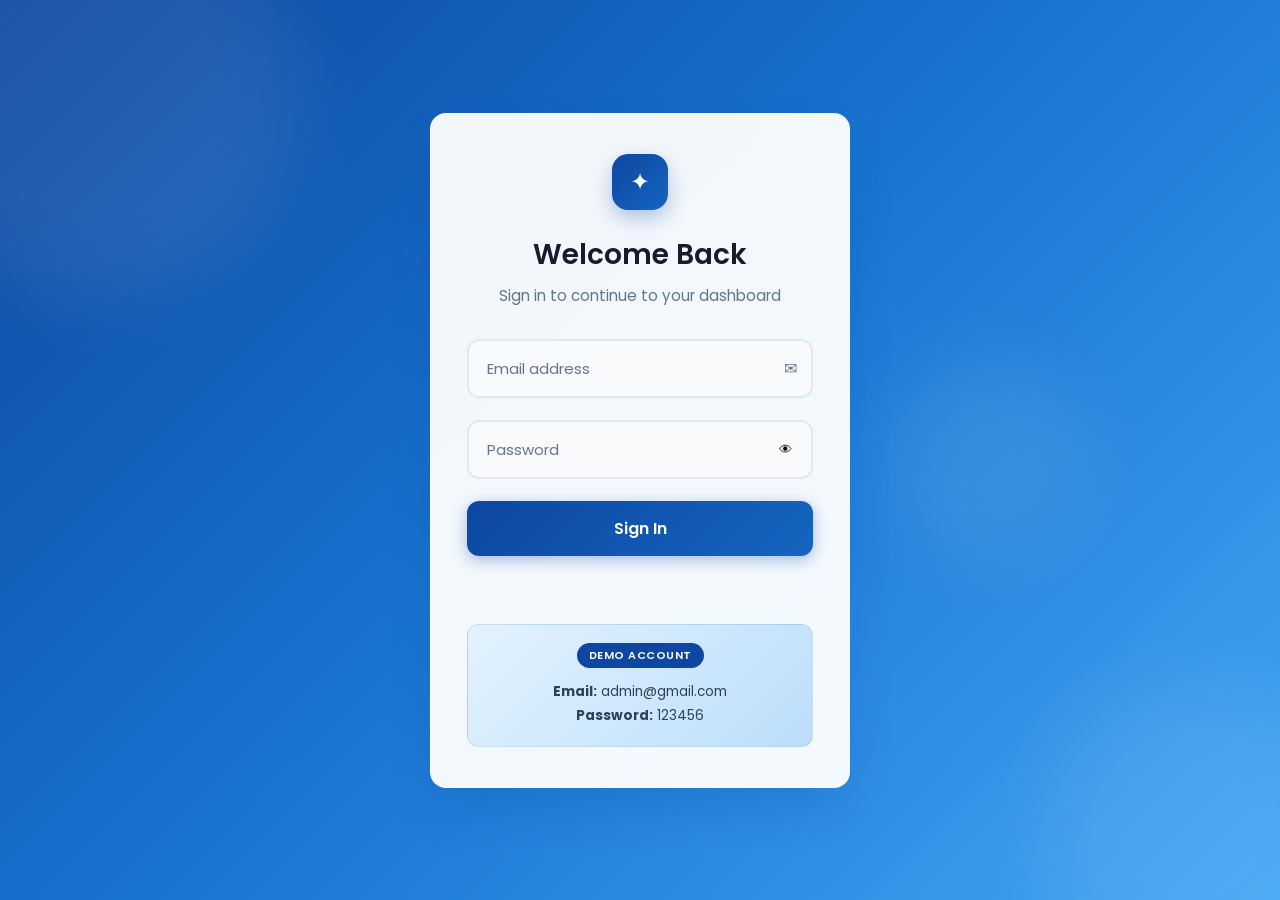
<file: WebDev-4-LoginAuthentication/index.html>
<!DOCTYPE html>
<html lang="en">
<head>
    <meta charset="UTF-8">
    <meta name="viewport" content="width=device-width, initial-scale=1.0">
    <title>Login • Welcome Back</title>
    <link href="https://fonts.googleapis.com/css2?family=Poppins:wght@300;400;500;600;700&display=swap" rel="stylesheet">
    <link rel="stylesheet" href="style.css">
</head>
<body>
    <div class="bg-shapes">
        <div class="shape shape-1"></div>
        <div class="shape shape-2"></div>
        <div class="shape shape-3"></div>
    </div>

    <div class="container">
        <div class="auth-box dashboard-box">
            <div class="logo">
                <div class="logo-icon">✦</div>
            </div>

            <h1>Welcome Back</h1>
            <p class="subtitle">Sign in to continue to your dashboard</p>

            <form id="loginForm" novalidate>
                <div class="input-group">
                    <input 
                        type="email" 
                        id="email" 
                        placeholder=" "
                        required
                        autocomplete="email"
                    >
                    <label for="email">Email address</label>
                    <span class="input-icon">✉</span>
                </div>

                <div class="input-group">
                    <input 
                        type="password" 
                        id="password" 
                        placeholder=" "
                        required
                        autocomplete="current-password"
                    >
                    <label for="password">Password</label>
                    <button type="button" id="showPassword" class="toggle-password" aria-label="Show password">
                        <span class="eye">👁</span>
                        <span class="eye-off">🙈</span>
                    </button>
                </div>

                <button type="submit" id="loginBtn">
                    <span class="btn-text">Sign In</span>
                    <span class="btn-loader"></span>
                </button>

                <p id="message" role="alert"></p>
            </form>

            <div class="demo-info">
                <div class="demo-badge">Demo Account</div>
                <p><strong>Email:</strong> admin@gmail.com</p>
                <p><strong>Password:</strong> 123456</p>
            </div>
        </div>
    </div>

    <script src="script.js"></script>
</body>
</html>
</file>
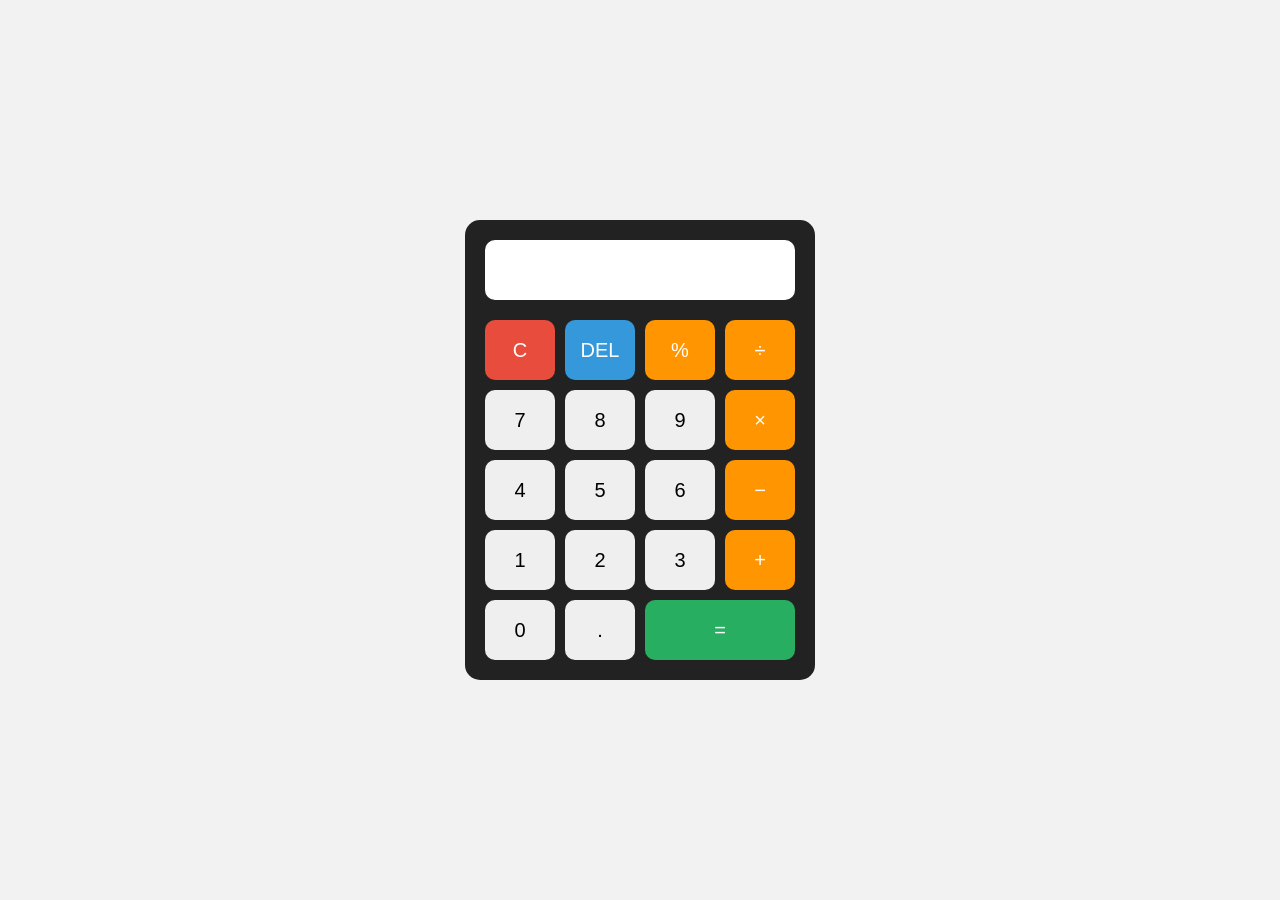
<file: WebDev-L2-Calculator/index.html>
<!DOCTYPE html>
<html lang="en">

<head>
    <meta charset="UTF-8">
    <meta name="viewport" content="width=device-width, initial-scale=1.0">
    <title>Calculator</title>
    <link rel="stylesheet" href="style.css">
</head>

<body>

    <div class="calculator">

        <input type="text" id="display" readonly>

        <div class="buttons">

            <button class="clear">C</button>
            <button class="delete">DEL</button>
            <button class="operator">%</button>
            <button class="operator">÷</button>

            <button>7</button>
            <button>8</button>
            <button>9</button>
            <button class="operator">×</button>

            <button>4</button>
            <button>5</button>
            <button>6</button>
            <button class="operator">−</button>

            <button>1</button>
            <button>2</button>
            <button>3</button>
            <button class="operator">+</button>

            <button>0</button>
            <button>.</button>
            <button class="equal">=</button>

        </div>

    </div>


    <script src="script.js"></script>

</body>

</html>
</file>
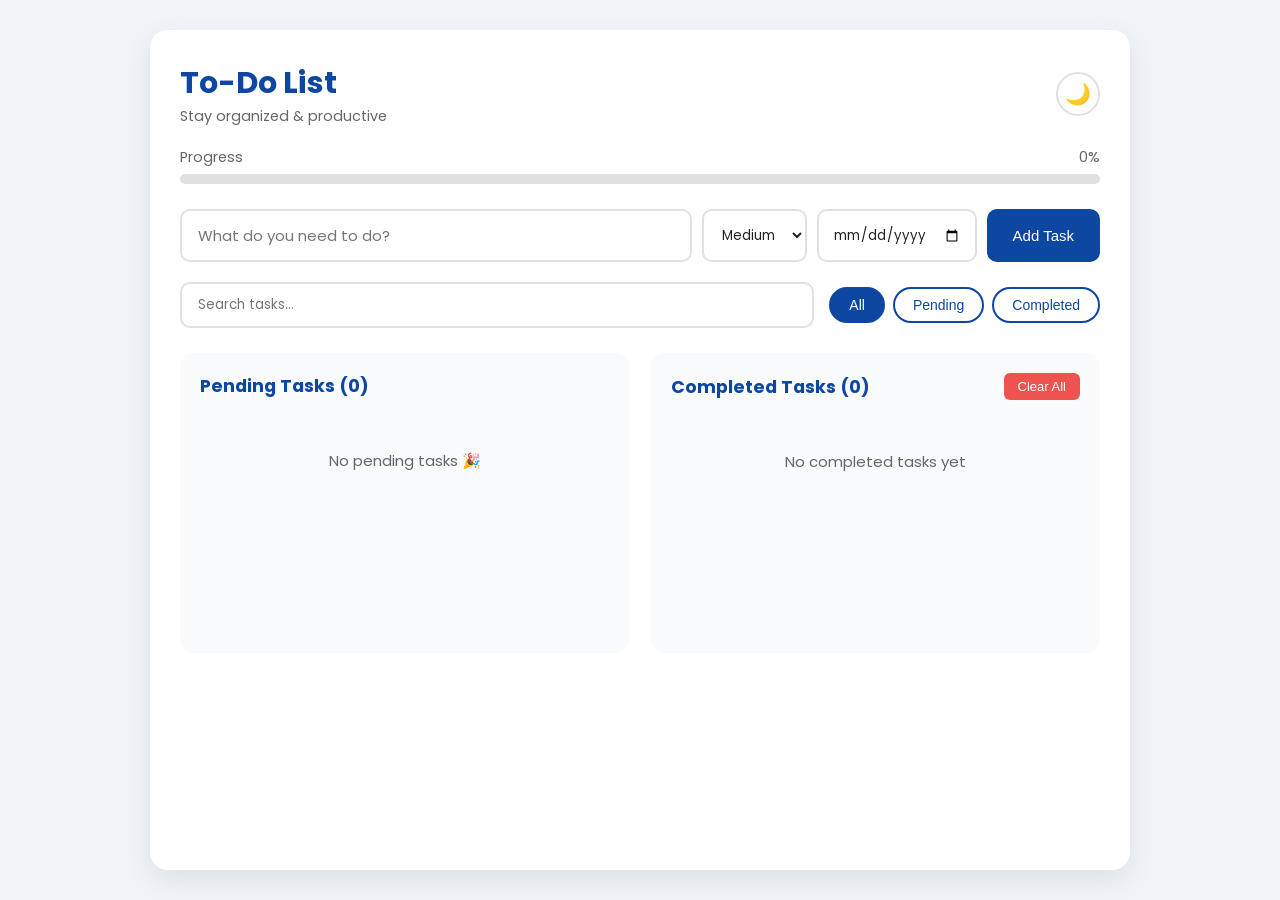
<file: WebDev-L2-ToDoApp/index.html>
<!DOCTYPE html>
<html lang="en">

<head>
    <meta charset="UTF-8">
    <meta name="viewport" content="width=device-width, initial-scale=1.0">
    <title>To-Do Web App</title>
    <link href="https://fonts.googleapis.com/css2?family=Poppins:wght@300;400;500;600&display=swap" rel="stylesheet">
    <link rel="stylesheet" href="style.css">
</head>

<body>
    <div class="container">
        <!-- Header -->
        <header>
            <div class="header-top">
                <div>
                    <h1>To-Do List</h1>
                    <p class="subtitle">Stay organized & productive</p>
                </div>
                <button id="themeToggle" class="theme-btn" title="Toggle Dark Mode">🌙</button>
            </div>

            <!-- Progress Bar -->
            <div class="progress-container">
                <div class="progress-info">
                    <span>Progress</span>
                    <span id="progressText">0%</span>
                </div>
                <div class="progress-bar">
                    <div class="progress-fill" id="progressFill"></div>
                </div>
            </div>
        </header>

        <!-- Input Section -->
        <div class="input-section">
            <input type="text" id="taskInput" placeholder="What do you need to do?" autocomplete="off">

            <select id="prioritySelect">
                <option value="low">Low</option>
                <option value="medium" selected>Medium</option>
                <option value="high">High</option>
            </select>

            <input type="date" id="dueDateInput">

            <button id="addTaskBtn">Add Task</button>
        </div>

        <!-- Search + Filters -->
        <div class="controls">
            <input type="text" id="searchInput" placeholder="Search tasks...">

            <div class="filters">
                <button class="filter-btn active" data-filter="all">All</button>
                <button class="filter-btn" data-filter="pending">Pending</button>
                <button class="filter-btn" data-filter="completed">Completed</button>
            </div>
        </div>

        <!-- Task Sections -->
        <div class="task-container">
            <!-- Pending -->
            <div class="pending section">
                <div class="section-header">
                    <h2>Pending Tasks (<span id="pendingCount">0</span>)</h2>
                </div>
                <ul id="pendingList"></ul>
                <p class="empty-msg" id="pendingEmpty">No pending tasks 🎉</p>
            </div>

            <!-- Completed -->
            <div class="completed section">
                <div class="section-header">
                    <h2>Completed Tasks (<span id="completedCount">0</span>)</h2>
                    <button id="clearCompleted" class="clear-btn">Clear All</button>
                </div>
                <ul id="completedList"></ul>
                <p class="empty-msg" id="completedEmpty">No completed tasks yet</p>
            </div>
        </div>
    </div>

    <!-- Edit Modal -->
    <div class="modal" id="editModal">
        <div class="modal-content">
            <h3>Edit Task</h3>
            <input type="text" id="editTaskText" placeholder="Task name">

            <div class="modal-row">
                <label>Priority</label>
                <select id="editPriority">
                    <option value="low">Low</option>
                    <option value="medium">Medium</option>
                    <option value="high">High</option>
                </select>
            </div>

            <div class="modal-row">
                <label>Due Date</label>
                <input type="date" id="editDueDate">
            </div>

            <div class="modal-actions">
                <button id="saveEditBtn" class="save-btn">Save</button>
                <button id="cancelEditBtn" class="cancel-btn">Cancel</button>
            </div>
        </div>
    </div>

    <script src="script.js"></script>
</body>

</html>
</file>
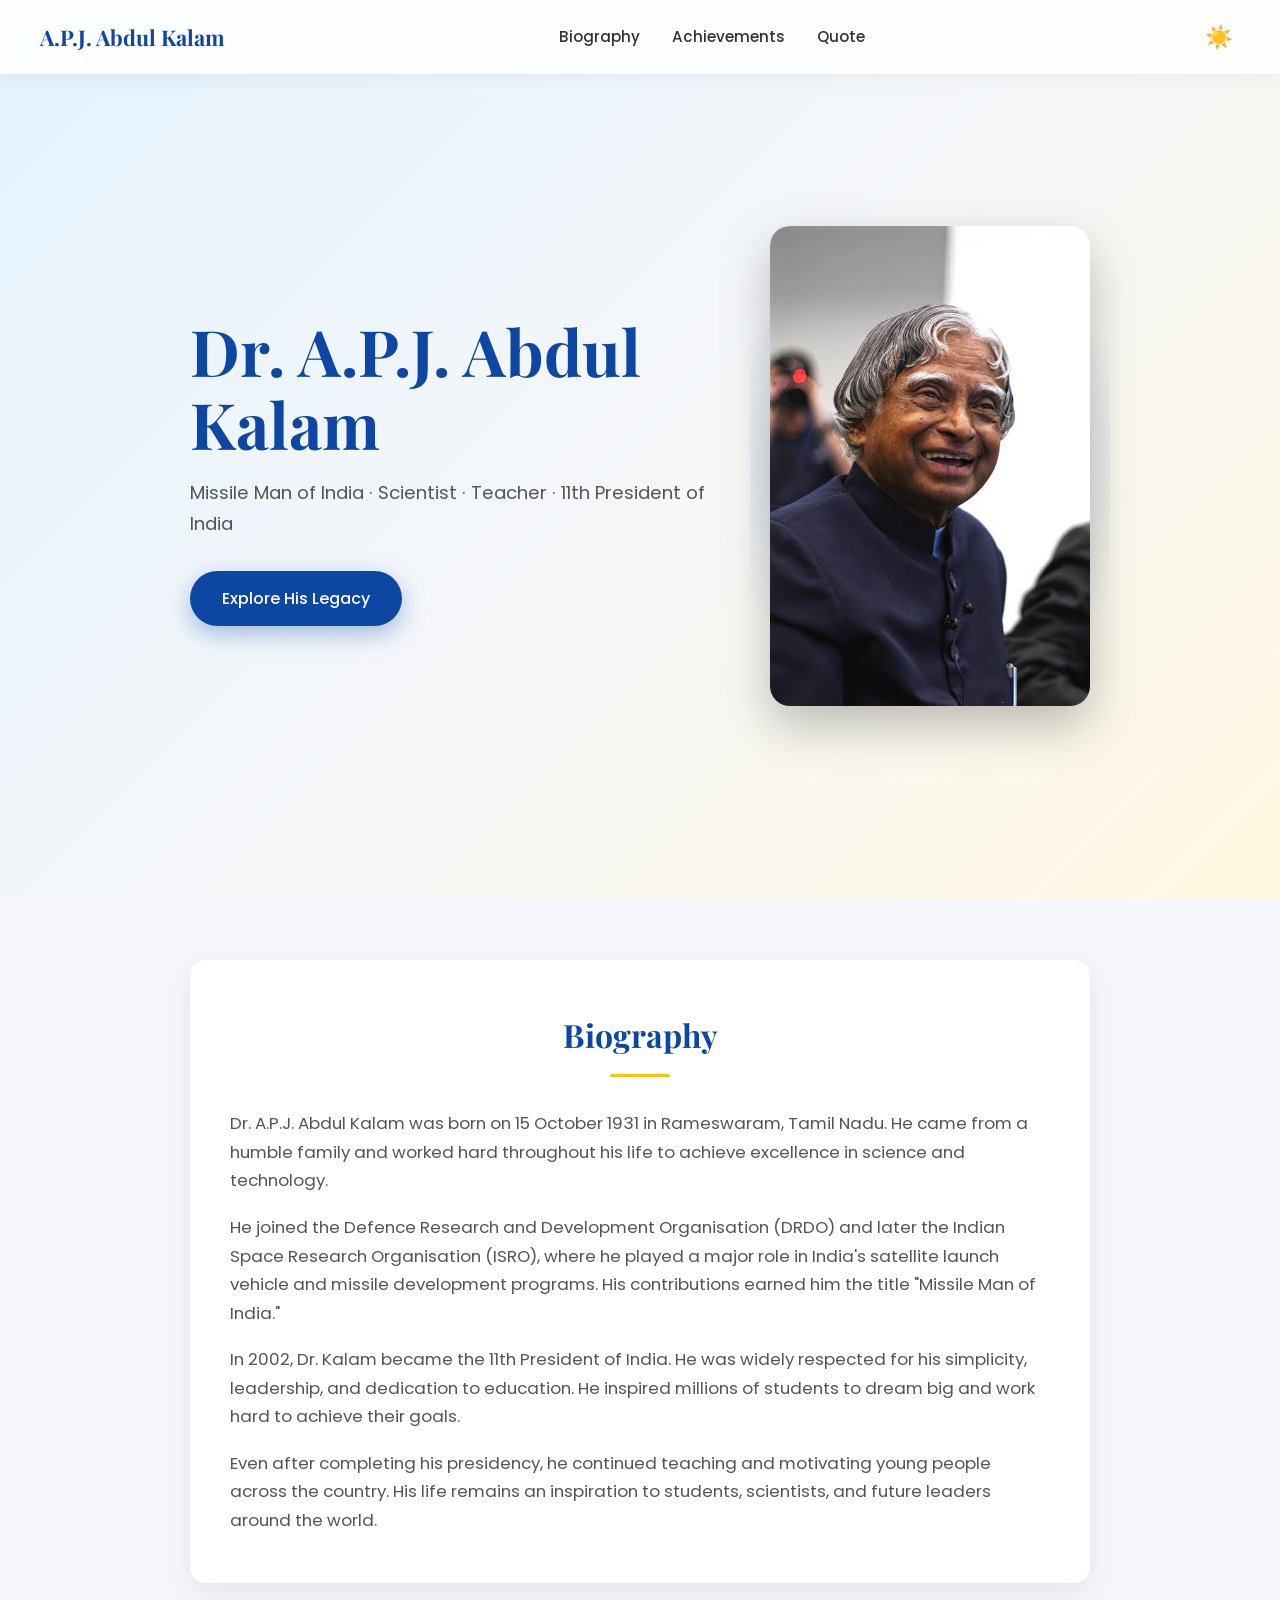
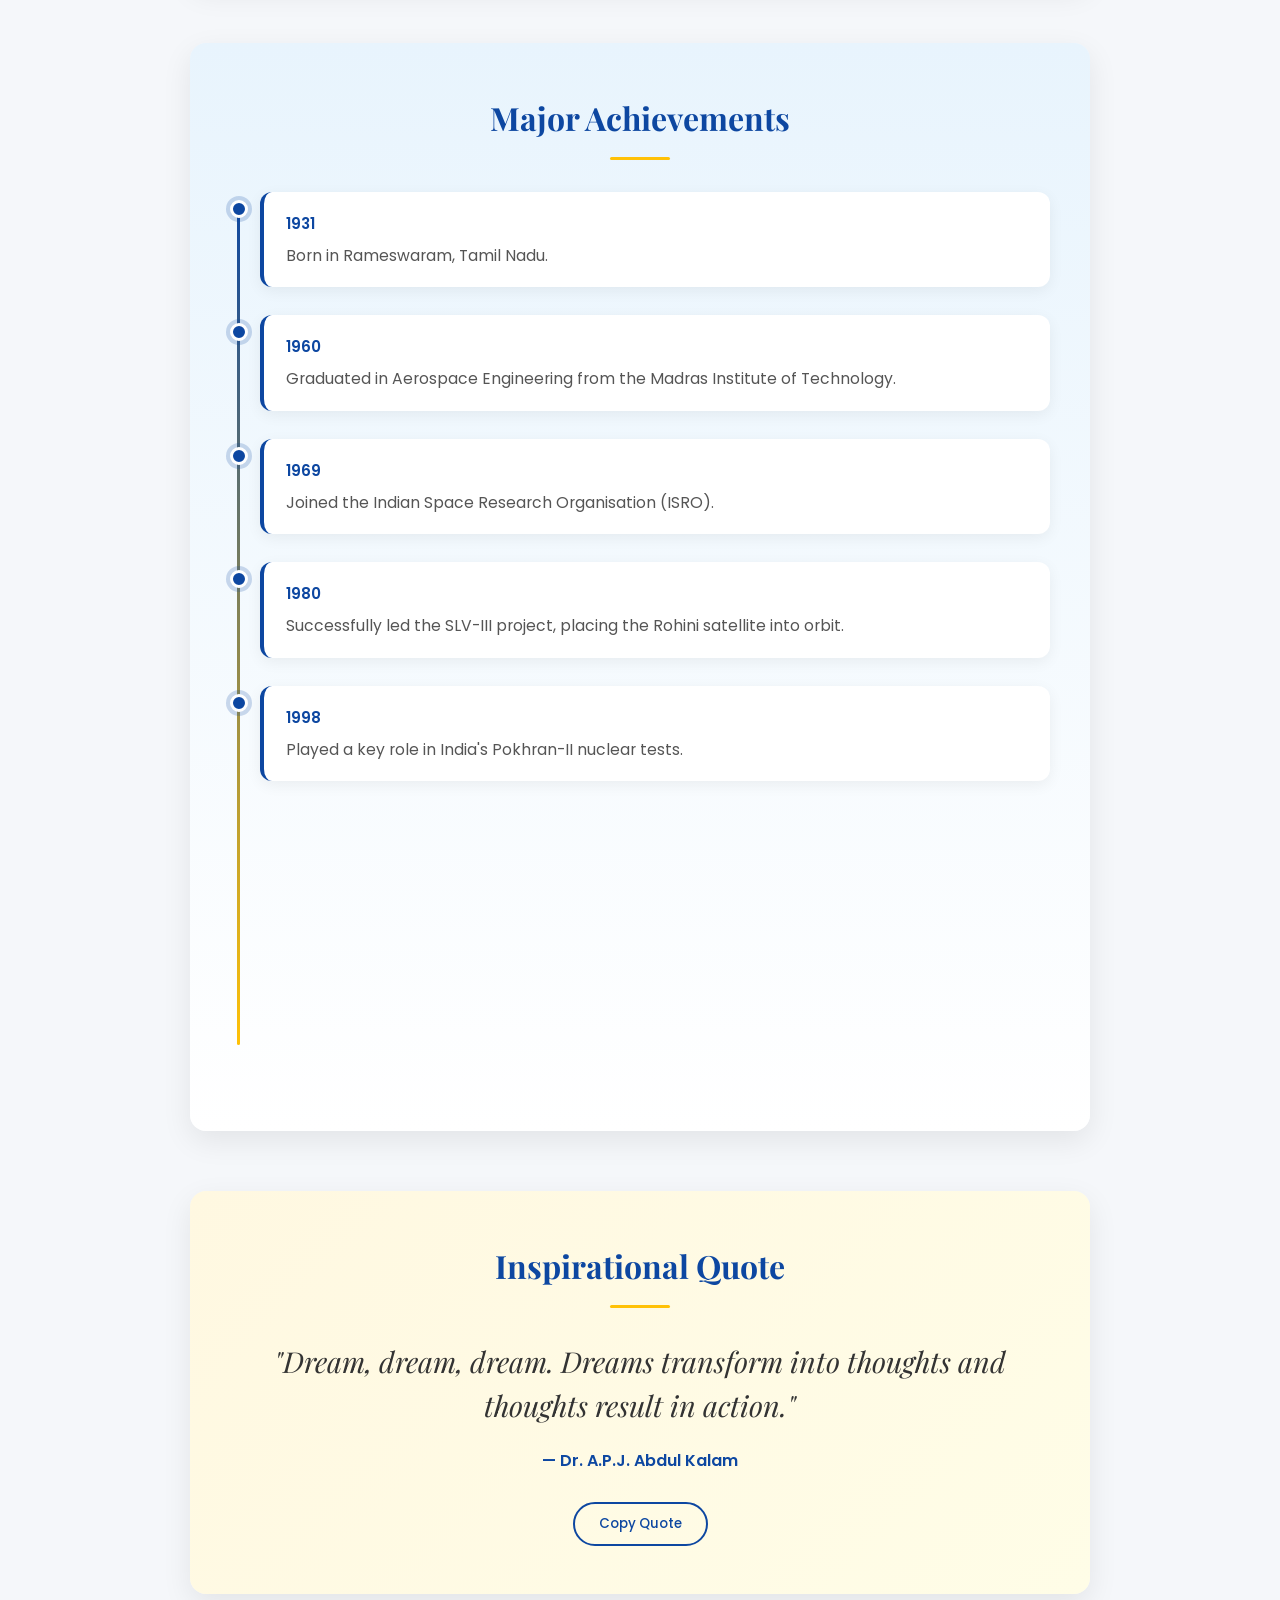
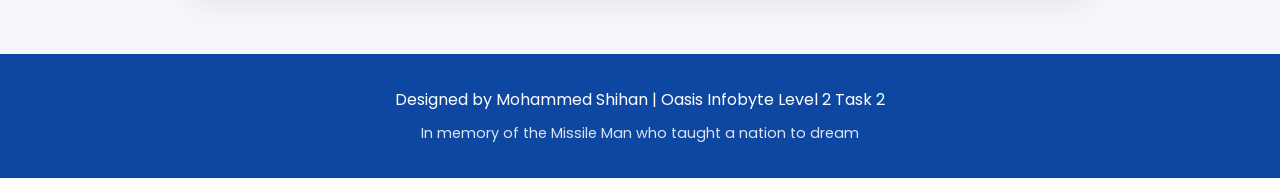
<file: WebDev-L2-TributePage/index.html>
<!DOCTYPE html>
<html lang="en">
<head>
    <meta charset="UTF-8">
    <meta name="viewport" content="width=device-width, initial-scale=1.0">
    <title>Tribute to Dr. A.P.J. Abdul Kalam</title>
    <link href="https://fonts.googleapis.com/css2?family=Playfair+Display:wght@700&family=Poppins:wght@300;400;500;600&display=swap" rel="stylesheet">
    <link rel="stylesheet" href="style.css">
</head>
<body>
    <!-- Navigation -->
    <nav class="navbar" id="navbar">
        <div class="nav-brand">A.P.J. Abdul Kalam</div>
        <ul class="nav-links">
            <li><a href="#biography">Biography</a></li>
            <li><a href="#achievements">Achievements</a></li>
            <li><a href="#quote">Quote</a></li>
        </ul>
        <button class="theme-toggle" id="themeToggle" aria-label="Toggle dark mode">
            <span class="sun">☀️</span>
            <span class="moon">🌙</span>
        </button>
    </nav>

    <!-- Hero -->
    <header class="hero-section" id="home">
        <div class="hero-content">
            <h1 class="animate-title">Dr. A.P.J. Abdul Kalam</h1>
            <p class="animate-subtitle">Missile Man of India · Scientist · Teacher · 11th President of India</p>
            <a href="#biography" class="cta-btn">Explore His Legacy</a>
        </div>
        <div class="hero-image-wrapper">
            <img src="image/apj-kalam.jpg" alt="Dr. A.P.J. Abdul Kalam" class="hero-img">
            <div class="image-glow"></div>
        </div>
    </header>

    <!-- Biography -->
    <section class="biography reveal" id="biography">
        <h2>Biography</h2>
        <div class="bio-content">
            <p>
                Dr. A.P.J. Abdul Kalam was born on 15 October 1931 in Rameswaram, Tamil Nadu. He came from a humble
                family and worked hard throughout his life to achieve excellence in science and technology.
            </p>
            <p>
                He joined the Defence Research and Development Organisation (DRDO) and later the Indian Space Research
                Organisation (ISRO), where he played a major role in India's satellite launch vehicle and missile
                development programs. His contributions earned him the title "Missile Man of India."
            </p>
            <p>
                In 2002, Dr. Kalam became the 11th President of India. He was widely respected for his simplicity,
                leadership, and dedication to education. He inspired millions of students to dream big and work hard to
                achieve their goals.
            </p>
            <p>
                Even after completing his presidency, he continued teaching and motivating young people across the
                country. His life remains an inspiration to students, scientists, and future leaders around the world.
            </p>
        </div>
    </section>

    <!-- Timeline / Achievements -->
    <section class="timeline reveal" id="achievements">
        <h2>Major Achievements</h2>
        <div class="timeline-container">
            <div class="timeline-item" data-year="1931">
                <div class="timeline-dot"></div>
                <div class="timeline-content">
                    <span class="year">1931</span>
                    <p>Born in Rameswaram, Tamil Nadu.</p>
                </div>
            </div>
            <div class="timeline-item" data-year="1960">
                <div class="timeline-dot"></div>
                <div class="timeline-content">
                    <span class="year">1960</span>
                    <p>Graduated in Aerospace Engineering from the Madras Institute of Technology.</p>
                </div>
            </div>
            <div class="timeline-item" data-year="1969">
                <div class="timeline-dot"></div>
                <div class="timeline-content">
                    <span class="year">1969</span>
                    <p>Joined the Indian Space Research Organisation (ISRO).</p>
                </div>
            </div>
            <div class="timeline-item" data-year="1980">
                <div class="timeline-dot"></div>
                <div class="timeline-content">
                    <span class="year">1980</span>
                    <p>Successfully led the SLV-III project, placing the Rohini satellite into orbit.</p>
                </div>
            </div>
            <div class="timeline-item" data-year="1998">
                <div class="timeline-dot"></div>
                <div class="timeline-content">
                    <span class="year">1998</span>
                    <p>Played a key role in India's Pokhran-II nuclear tests.</p>
                </div>
            </div>
            <div class="timeline-item" data-year="2002">
                <div class="timeline-dot"></div>
                <div class="timeline-content">
                    <span class="year">2002–2007</span>
                    <p>Served as the 11th President of India.</p>
                </div>
            </div>
            <div class="timeline-item" data-year="2015">
                <div class="timeline-dot"></div>
                <div class="timeline-content">
                    <span class="year">2015</span>
                    <p>Passed away while delivering a lecture at IIM Shillong, continuing his passion for teaching until his final moments.</p>
                </div>
            </div>
        </div>
    </section>

    <!-- Quote -->
    <section class="quote reveal" id="quote">
        <h2>Inspirational Quote</h2>
        <blockquote id="quoteText">
            "Dream, dream, dream. Dreams transform into thoughts and thoughts result in action."
        </blockquote>
        <p class="quote-author">— Dr. A.P.J. Abdul Kalam</p>
        <button class="copy-btn" id="copyQuote">Copy Quote</button>
    </section>

    <!-- Footer -->
    <footer>
        <p>Designed by Mohammed Shihan | Oasis Infobyte Level 2 Task 2</p>
        <p class="footer-note">In memory of the Missile Man who taught a nation to dream</p>
    </footer>

    <!-- Back to top -->
    <button class="back-to-top" id="backToTop" aria-label="Back to top">↑</button>

    <script src="script.js"></script>
</body>
</html>
</file>
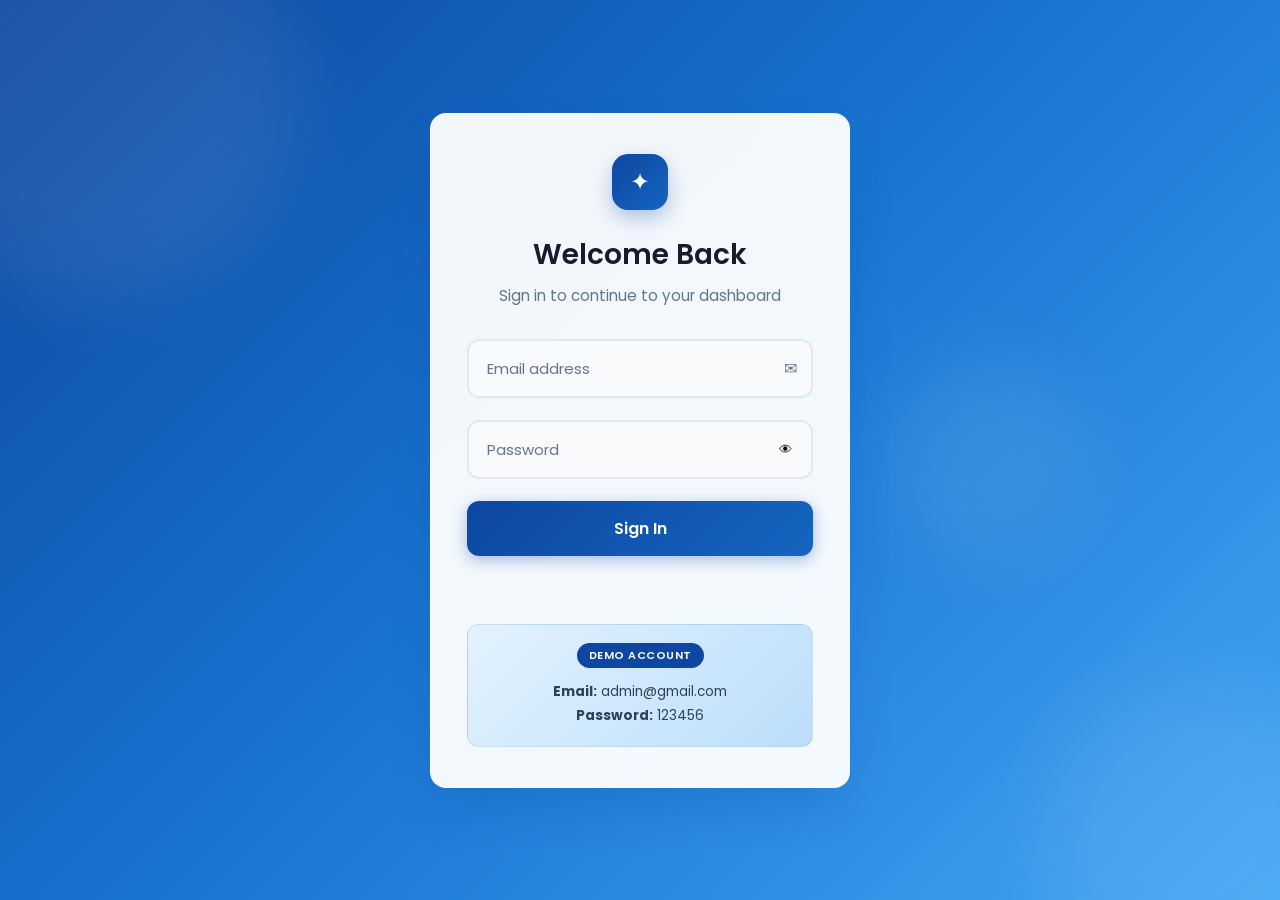
<file: WebDev-4-LoginAuthentication/dashboard.html>
<!DOCTYPE html>
<html lang="en">

<head>

    <meta charset="UTF-8">
    <meta name="viewport" content="width=device-width, initial-scale=1.0">

    <title>Dashboard</title>

    <link href="https://fonts.googleapis.com/css2?family=Poppins:wght@300;400;500;600&display=swap" rel="stylesheet">

    <link rel="stylesheet" href="style.css">

</head>
    

<body>


    <div class="container">

        <div class="auth-box">

            <h1>Dashboard</h1>

            <p class="subtitle">
                Welcome to your account
            </p>


            <h3 id="userEmail"></h3>


            <button id="logoutBtn" class="logout-btn">
                Logout
            </button>


        </div>


    </div>



    <script>

        const user = localStorage.getItem("loggedInUser");


        if (!user) {

            window.location.href = "index.html";

        }


        document.getElementById("userEmail").textContent =
            "Logged in as: " + user;



        document.getElementById("logoutBtn")
            .addEventListener("click", function () {


                localStorage.removeItem("loggedInUser");


                window.location.href = "index.html";


            });


    </script>


</body>

</html>
</file>
<file: WebDev-4-LoginAuthentication/style.css>
* {
    margin: 0;
    padding: 0;
    box-sizing: border-box;
}

:root {
    --primary: #0d47a1;
    --primary-light: #1565c0;
    --primary-soft: #e3f2fd;
    --success: #2e7d32;
    --error: #c62828;
    --text: #1a1a2e;
    --text-muted: #64748b;
    --radius: 16px;
    --shadow: 0 25px 50px -12px rgba(13, 71, 161, 0.25);
}

body {
    font-family: 'Poppins', sans-serif;
    min-height: 100vh;
    display: flex;
    justify-content: center;
    align-items: center;
    background: linear-gradient(135deg, #0d47a1 0%, #1976d2 50%, #42a5f5 100%);
    overflow-x: hidden;
    position: relative;
}

/* Animated background shapes */
.bg-shapes {
    position: fixed;
    inset: 0;
    overflow: hidden;
    z-index: 0;
    pointer-events: none;
}

.shape {
    position: absolute;
    border-radius: 50%;
    background: rgba(255, 255, 255, 0.08);
    filter: blur(40px);
}

.shape-1 {
    width: 400px;
    height: 400px;
    top: -100px;
    left: -100px;
    animation: float 18s ease-in-out infinite;
}

.shape-2 {
    width: 300px;
    height: 300px;
    bottom: -80px;
    right: -60px;
    animation: float 22s ease-in-out infinite reverse;
}

.shape-3 {
    width: 200px;
    height: 200px;
    top: 40%;
    right: 15%;
    animation: float 15s ease-in-out infinite 2s;
}

@keyframes float {
    0%, 100% { transform: translate(0, 0) scale(1); }
    50% { transform: translate(30px, -40px) scale(1.05); }
}

.container {
    width: 100%;
    padding: 24px;
    position: relative;
    z-index: 1;
}

/* Auth Card */
.auth-box {
    max-width: 420px;
    margin: 0 auto;
    background: rgba(255, 255, 255, 0.95);
    backdrop-filter: blur(20px);
    -webkit-backdrop-filter: blur(20px);
    padding: 40px 36px;
    border-radius: var(--radius);
    box-shadow: var(--shadow);
    border: 1px solid rgba(255, 255, 255, 0.6);
    animation: slideUp 0.6s cubic-bezier(0.16, 1, 0.3, 1);
}

@keyframes slideUp {
    from {
        opacity: 0;
        transform: translateY(30px);
    }
    to {
        opacity: 1;
        transform: translateY(0);
    }
}

/* Logo */
.logo {
    display: flex;
    justify-content: center;
    margin-bottom: 24px;
}

.logo-icon {
    width: 56px;
    height: 56px;
    background: linear-gradient(135deg, var(--primary), var(--primary-light));
    color: white;
    font-size: 24px;
    border-radius: 16px;
    display: flex;
    align-items: center;
    justify-content: center;
    box-shadow: 0 8px 20px rgba(13, 71, 161, 0.3);
}

h1 {
    text-align: center;
    color: var(--text);
    font-size: 1.75rem;
    font-weight: 600;
    margin-bottom: 8px;
}

.subtitle {
    text-align: center;
    color: var(--text-muted);
    font-size: 0.95rem;
    margin-bottom: 32px;
}

/* Floating label inputs */
.input-group {
    position: relative;
    margin-bottom: 22px;
}

.input-group input {
    width: 100%;
    padding: 16px 48px 16px 16px;
    border: 2px solid #e2e8f0;
    border-radius: 12px;
    font-size: 15px;
    font-family: inherit;
    color: var(--text);
    background: #f8fafc;
    outline: none;
    transition: all 0.25s ease;
}

.input-group input:focus {
    border-color: var(--primary);
    background: white;
    box-shadow: 0 0 0 4px rgba(13, 71, 161, 0.12);
}

.input-group label {
    position: absolute;
    left: 16px;
    top: 50%;
    transform: translateY(-50%);
    color: var(--text-muted);
    font-size: 15px;
    pointer-events: none;
    transition: all 0.2s ease;
    background: transparent;
    padding: 0 4px;
}

.input-group input:focus + label,
.input-group input:not(:placeholder-shown) + label {
    top: 0;
    font-size: 12px;
    color: var(--primary);
    background: white;
    font-weight: 500;
}

.input-icon {
    position: absolute;
    right: 16px;
    top: 50%;
    transform: translateY(-50%);
    color: var(--text-muted);
    font-size: 16px;
    pointer-events: none;
}

/* Password toggle */
.toggle-password {
    position: absolute;
    right: 8px;
    top: 50%;
    transform: translateY(-50%);
    width: 40px;
    height: 40px;
    border: none;
    background: transparent;
    cursor: pointer;
    border-radius: 8px;
    display: flex;
    align-items: center;
    justify-content: center;
    transition: background 0.2s;
}

.toggle-password:hover {
    background: var(--primary-soft);
}

.toggle-password .eye-off {
    display: none;
}

.toggle-password.showing .eye {
    display: none;
}

.toggle-password.showing .eye-off {
    display: inline;
}

/* Login Button */
button[type="submit"] {
    width: 100%;
    padding: 15px;
    border: none;
    border-radius: 12px;
    background: linear-gradient(135deg, var(--primary), var(--primary-light));
    color: white;
    font-size: 16px;
    font-weight: 600;
    font-family: inherit;
    cursor: pointer;
    position: relative;
    overflow: hidden;
    transition: all 0.3s ease;
    box-shadow: 0 4px 15px rgba(13, 71, 161, 0.35);
}

button[type="submit"]:hover:not(:disabled) {
    transform: translateY(-2px);
    box-shadow: 0 8px 25px rgba(13, 71, 161, 0.4);
}

button[type="submit"]:active:not(:disabled) {
    transform: translateY(0);
}

button[type="submit"]:disabled {
    cursor: not-allowed;
    opacity: 0.85;
}

/* Loading spinner */
.btn-loader {
    display: none;
    width: 22px;
    height: 22px;
    border: 3px solid rgba(255, 255, 255, 0.3);
    border-top-color: white;
    border-radius: 50%;
    animation: spin 0.7s linear infinite;
    margin: 0 auto;
}

button.loading .btn-text {
    visibility: hidden;
}

button.loading .btn-loader {
    display: block;
    position: absolute;
    top: 50%;
    left: 50%;
    transform: translate(-50%, -50%);
}

@keyframes spin {
    to { transform: translate(-50%, -50%) rotate(360deg); }
}

/* Message feedback */
#message {
    text-align: center;
    margin-top: 18px;
    font-size: 14px;
    font-weight: 500;
    min-height: 22px;
    transition: all 0.3s ease;
}

#message.success {
    color: var(--success);
    animation: fadeIn 0.4s ease;
}

#message.error {
    color: var(--error);
    animation: fadeIn 0.4s ease;
}

@keyframes fadeIn {
    from { opacity: 0; transform: translateY(-6px); }
    to { opacity: 1; transform: translateY(0); }
}

/* Shake on error */
.shake {
    animation: shake 0.45s ease;
}

@keyframes shake {
    0%, 100% { transform: translateX(0); }
    20% { transform: translateX(-8px); }
    40% { transform: translateX(8px); }
    60% { transform: translateX(-6px); }
    80% { transform: translateX(6px); }
}

/* Demo info */
.demo-info {
    margin-top: 28px;
    padding: 16px;
    background: linear-gradient(135deg, #e3f2fd, #bbdefb);
    border-radius: 12px;
    text-align: center;
    border: 1px solid rgba(13, 71, 161, 0.1);
}

.demo-badge {
    display: inline-block;
    background: var(--primary);
    color: white;
    font-size: 11px;
    font-weight: 600;
    padding: 4px 12px;
    border-radius: 20px;
    margin-bottom: 10px;
    letter-spacing: 0.5px;
    text-transform: uppercase;
}

.demo-info p {
    color: #334155;
    font-size: 13.5px;
    margin: 4px 0;
}

/* ========== DASHBOARD ========== */
.dashboard-box {
    text-align: center;
}

.success-icon {
    width: 72px;
    height: 72px;
    background: linear-gradient(135deg, #43a047, #66bb6a);
    color: white;
    font-size: 36px;
    font-weight: 700;
    border-radius: 50%;
    display: flex;
    align-items: center;
    justify-content: center;
    margin: 0 auto 24px;
    box-shadow: 0 10px 30px rgba(67, 160, 71, 0.35);
    animation: scaleIn 0.5s cubic-bezier(0.34, 1.56, 0.64, 1);
}

@keyframes scaleIn {
    from { transform: scale(0); opacity: 0; }
    to { transform: scale(1); opacity: 1; }
}

.user-card {
    display: flex;
    align-items: center;
    gap: 16px;
    background: #f8fafc;
    padding: 16px 20px;
    border-radius: 14px;
    margin: 28px 0;
    border: 1px solid #e2e8f0;
}

.avatar {
    width: 52px;
    height: 52px;
    background: linear-gradient(135deg, var(--primary), var(--primary-light));
    color: white;
    font-size: 22px;
    font-weight: 600;
    border-radius: 50%;
    display: flex;
    align-items: center;
    justify-content: center;
    flex-shrink: 0;
}

.user-info {
    text-align: left;
}

.user-info h3 {
    font-size: 15px;
    font-weight: 600;
    color: var(--text);
    margin-bottom: 2px;
    word-break: break-all;
}

.status {
    font-size: 13px;
    color: #2e7d32;
    font-weight: 500;
}

.logout-btn {
    width: 100%;
    padding: 14px;
    border: 2px solid #e2e8f0;
    border-radius: 12px;
    background: white;
    color: var(--text);
    font-size: 15px;
    font-weight: 600;
    font-family: inherit;
    cursor: pointer;
    transition: all 0.25s ease;
}

.logout-btn:hover {
    border-color: #ef5350;
    color: #c62828;
    background: #fff5f5;
}

/* Responsive */
@media (max-width: 480px) {
    .auth-box {
        padding: 32px 24px;
    }

    h1 {
        font-size: 1.5rem;
    }
}
</file>
<file: WebDev-L2-Calculator/style.css>
* {
    margin: 0;
    padding: 0;
    box-sizing: border-box;
    font-family: Arial, sans-serif;
}

body {
    height: 100vh;
    display: flex;
    justify-content: center;
    align-items: center;
    background: #f2f2f2;
}

.calculator {
    width: 350px;
    background: #222;
    padding: 20px;
    border-radius: 15px;
}

#display {
    width: 100%;
    height: 60px;
    margin-bottom: 20px;
    font-size: 28px;
    text-align: right;
    padding: 10px;
    border: none;
    border-radius: 10px;
}

.buttons {
    display: grid;
    grid-template-columns: repeat(4, 1fr);
    gap: 10px;
}

button {
    height: 60px;
    font-size: 20px;
    border: none;
    border-radius: 10px;
    cursor: pointer;
}

button:hover {
    opacity: 0.8;
}

.operator {
    background: #ff9500;
    color: white;
}

.clear {
    background: #e74c3c;
    color: white;
}

.delete {
    background: #3498db;
    color: white;
}

.equal {
    background: #27ae60;
    color: white;
    grid-column: span 2;
}

@media(max-width:500px) {

    .calculator {
        width: 90%;
    }

    button {
        height: 50px;
    }

}
</file>
<file: WebDev-L2-ToDoApp/style.css>
:root {
    --primary: #0d47a1;
    --primary-light: #1565c0;
    --bg: #f0f4f8;
    --card: #ffffff;
    --text: #222;
    --text-muted: #666;
    --border: #e0e0e0;
    --section-bg: #f8fafc;
    --shadow: 0 10px 30px rgba(0, 0, 0, 0.08);
}

[data-theme="dark"] {
    --bg: #0f172a;
    --card: #1e293b;
    --text: #e2e8f0;
    --text-muted: #94a3b8;
    --border: #334155;
    --section-bg: #1e293b;
    --shadow: 0 10px 30px rgba(0, 0, 0, 0.4);
    --primary: #3b82f6;
    --primary-light: #60a5fa;
}

* {
    margin: 0;
    padding: 0;
    box-sizing: border-box;
}

body {
    font-family: 'Poppins', sans-serif;
    background: var(--bg);
    color: var(--text);
    min-height: 100vh;
    padding: 30px 15px;
    display: flex;
    justify-content: center;
    transition: background 0.3s, color 0.3s;
}

.container {
    width: 100%;
    max-width: 980px;
    background: var(--card);
    padding: 30px;
    border-radius: 18px;
    box-shadow: var(--shadow);
}

/* Header */
.header-top {
    display: flex;
    justify-content: space-between;
    align-items: center;
    margin-bottom: 20px;
}

h1 {
    color: var(--primary);
    font-size: 1.9rem;
}

.subtitle {
    color: var(--text-muted);
    font-size: 0.9rem;
}

.theme-btn {
    background: none;
    border: 2px solid var(--border);
    font-size: 1.3rem;
    width: 44px;
    height: 44px;
    border-radius: 50%;
    cursor: pointer;
    transition: all 0.3s;
}

.theme-btn:hover {
    border-color: var(--primary);
    transform: rotate(20deg);
}

/* Progress Bar */
.progress-container {
    margin-bottom: 25px;
}

.progress-info {
    display: flex;
    justify-content: space-between;
    font-size: 0.9rem;
    color: var(--text-muted);
    margin-bottom: 6px;
}

.progress-bar {
    height: 10px;
    background: var(--border);
    border-radius: 10px;
    overflow: hidden;
}

.progress-fill {
    height: 100%;
    width: 0%;
    background: linear-gradient(90deg, #43a047, #66bb6a);
    border-radius: 10px;
    transition: width 0.5s ease;
}

/* Input Section */
.input-section {
    display: flex;
    gap: 10px;
    margin-bottom: 20px;
    flex-wrap: wrap;
}

#taskInput {
    flex: 1;
    min-width: 200px;
    padding: 13px 16px;
    font-size: 15px;
    border: 2px solid var(--border);
    border-radius: 10px;
    outline: none;
    background: var(--card);
    color: var(--text);
    font-family: inherit;
}

#taskInput:focus {
    border-color: var(--primary);
}

#prioritySelect,
#dueDateInput {
    padding: 12px 14px;
    border: 2px solid var(--border);
    border-radius: 10px;
    background: var(--card);
    color: var(--text);
    font-family: inherit;
    cursor: pointer;
}

#addTaskBtn {
    padding: 13px 26px;
    border: none;
    background: var(--primary);
    color: white;
    border-radius: 10px;
    cursor: pointer;
    font-size: 15px;
    font-weight: 500;
    transition: all 0.3s;
}

#addTaskBtn:hover {
    background: var(--primary-light);
    transform: translateY(-2px);
}

/* Controls */
.controls {
    display: flex;
    gap: 15px;
    margin-bottom: 25px;
    flex-wrap: wrap;
    align-items: center;
}

#searchInput {
    flex: 1;
    min-width: 180px;
    padding: 11px 16px;
    border: 2px solid var(--border);
    border-radius: 10px;
    background: var(--card);
    color: var(--text);
    font-family: inherit;
    outline: none;
}

#searchInput:focus {
    border-color: var(--primary);
}

.filters {
    display: flex;
    gap: 8px;
}

.filter-btn {
    padding: 8px 18px;
    border: 2px solid var(--primary);
    background: transparent;
    color: var(--primary);
    border-radius: 50px;
    cursor: pointer;
    font-weight: 500;
    font-size: 14px;
    transition: all 0.3s;
}

.filter-btn.active,
.filter-btn:hover {
    background: var(--primary);
    color: white;
}

/* Task Sections */
.task-container {
    display: flex;
    gap: 22px;
}

.section {
    flex: 1;
    background: var(--section-bg);
    padding: 20px;
    border-radius: 14px;
    min-height: 300px;
}

.section-header {
    display: flex;
    justify-content: space-between;
    align-items: center;
    margin-bottom: 16px;
}

h2 {
    color: var(--primary);
    font-size: 1.1rem;
}

.clear-btn {
    background: #ef5350;
    color: white;
    border: none;
    padding: 6px 14px;
    border-radius: 6px;
    font-size: 13px;
    cursor: pointer;
}

.clear-btn:hover {
    background: #e53935;
}

ul {
    list-style: none;
}

li {
    background: var(--card);
    margin-bottom: 12px;
    padding: 14px 16px;
    border-radius: 12px;
    box-shadow: 0 3px 12px rgba(0, 0, 0, 0.06);
    display: flex;
    flex-direction: column;
    gap: 10px;
    animation: fadeIn 0.35s ease;
    border-left: 5px solid transparent;
    transition: transform 0.2s;
}

li:hover {
    transform: translateY(-2px);
}

li.priority-high {
    border-left-color: #e53935;
}

li.priority-medium {
    border-left-color: #fb8c00;
}

li.priority-low {
    border-left-color: #43a047;
}

@keyframes fadeIn {
    from {
        opacity: 0;
        transform: translateY(10px);
    }

    to {
        opacity: 1;
        transform: translateY(0);
    }
}

.task-main {
    display: flex;
    justify-content: space-between;
    align-items: flex-start;
    gap: 12px;
}

.task-text {
    flex: 1;
    word-break: break-word;
    font-size: 15px;
}

.task-text.completed {
    text-decoration: line-through;
    color: var(--text-muted);
}

.task-meta {
    display: flex;
    gap: 10px;
    flex-wrap: wrap;
    font-size: 12px;
}

.badge {
    padding: 3px 10px;
    border-radius: 20px;
    font-weight: 500;
    color: white;
}

.badge.high {
    background: #e53935;
}

.badge.medium {
    background: #fb8c00;
}

.badge.low {
    background: #43a047;
}

.due-date {
    color: var(--text-muted);
}

.due-date.overdue {
    color: #e53935;
    font-weight: 600;
}

.actions {
    display: flex;
    gap: 7px;
    flex-wrap: wrap;
}

.actions button {
    border: none;
    padding: 6px 11px;
    border-radius: 6px;
    cursor: pointer;
    font-size: 12px;
    font-weight: 500;
    transition: all 0.25s;
}

.complete-btn {
    background: #43a047;
    color: white;
}

.complete-btn:hover {
    background: #388e3c;
}

.undo-btn {
    background: #fb8c00;
    color: white;
}

.undo-btn:hover {
    background: #ef6c00;
}

.edit-btn {
    background: #1e88e5;
    color: white;
}

.edit-btn:hover {
    background: #1565c0;
}

.delete-btn {
    background: #e53935;
    color: white;
}

.delete-btn:hover {
    background: #c62828;
}

.empty-msg {
    text-align: center;
    color: var(--text-muted);
    margin-top: 50px;
    font-size: 15px;
    display: none;
}

/* Modal */
.modal {
    display: none;
    position: fixed;
    inset: 0;
    background: rgba(0, 0, 0, 0.5);
    justify-content: center;
    align-items: center;
    z-index: 1000;
}

.modal.show {
    display: flex;
}

.modal-content {
    background: var(--card);
    padding: 28px;
    border-radius: 16px;
    width: 90%;
    max-width: 420px;
    box-shadow: 0 20px 50px rgba(0, 0, 0, 0.3);
}

.modal-content h3 {
    margin-bottom: 18px;
    color: var(--primary);
}

#editTaskText {
    width: 100%;
    padding: 12px 14px;
    border: 2px solid var(--border);
    border-radius: 10px;
    margin-bottom: 15px;
    font-size: 15px;
    background: var(--card);
    color: var(--text);
    font-family: inherit;
}

.modal-row {
    margin-bottom: 15px;
}

.modal-row label {
    display: block;
    margin-bottom: 6px;
    font-size: 14px;
    color: var(--text-muted);
}

.modal-row select,
.modal-row input {
    width: 100%;
    padding: 11px 14px;
    border: 2px solid var(--border);
    border-radius: 10px;
    background: var(--card);
    color: var(--text);
    font-family: inherit;
}

.modal-actions {
    display: flex;
    gap: 10px;
    margin-top: 20px;
}

.save-btn,
.cancel-btn {
    flex: 1;
    padding: 12px;
    border: none;
    border-radius: 10px;
    font-weight: 500;
    cursor: pointer;
    font-size: 15px;
}

.save-btn {
    background: var(--primary);
    color: white;
}

.cancel-btn {
    background: var(--border);
    color: var(--text);
}

/* Responsive */
@media (max-width: 768px) {
    .task-container {
        flex-direction: column;
    }

    .input-section {
        flex-direction: column;
    }

    #addTaskBtn,
    #prioritySelect,
    #dueDateInput {
        width: 100%;
    }

    .controls {
        flex-direction: column;
    }

    .filters {
        width: 100%;
        justify-content: center;
    }
}
</file>
<file: WebDev-L2-TributePage/style.css>
:root {
    --primary: #0d47a1;
    --primary-light: #1565c0;
    --accent: #ffc107;
    --bg: #f5f7fa;
    --card: #ffffff;
    --text: #333;
    --text-muted: #555;
    --shadow: 0 10px 30px rgba(0, 0, 0, 0.08);
    --radius: 16px;
    --transition: all 0.35s cubic-bezier(0.4, 0, 0.2, 1);
}

[data-theme="dark"] {
    --bg: #0f172a;
    --card: #1e293b;
    --text: #e2e8f0;
    --text-muted: #94a3b8;
    --shadow: 0 10px 30px rgba(0, 0, 0, 0.4);
    --primary: #3b82f6;
    --primary-light: #60a5fa;
}

* {
    margin: 0;
    padding: 0;
    box-sizing: border-box;
}

html {
    scroll-behavior: smooth;
}

body {
    font-family: 'Poppins', sans-serif;
    line-height: 1.7;
    background-color: var(--bg);
    color: var(--text);
    transition: background-color 0.4s, color 0.4s;
    overflow-x: hidden;
}

/* ========== NAVBAR ========== */
.navbar {
    position: fixed;
    top: 0;
    left: 0;
    width: 100%;
    display: flex;
    align-items: center;
    justify-content: space-between;
    padding: 16px 40px;
    background: rgba(255, 255, 255, 0.85);
    backdrop-filter: blur(12px);
    box-shadow: 0 2px 20px rgba(0, 0, 0, 0.06);
    z-index: 1000;
    transition: var(--transition);
}

[data-theme="dark"] .navbar {
    background: rgba(15, 23, 42, 0.9);
}

.navbar.scrolled {
    padding: 12px 40px;
    box-shadow: 0 4px 25px rgba(0, 0, 0, 0.1);
}

.nav-brand {
    font-family: 'Playfair Display', serif;
    font-size: 1.35rem;
    font-weight: 700;
    color: var(--primary);
}

.nav-links {
    display: flex;
    list-style: none;
    gap: 32px;
}

.nav-links a {
    text-decoration: none;
    color: var(--text);
    font-weight: 500;
    font-size: 0.95rem;
    position: relative;
    transition: color 0.3s;
}

.nav-links a::after {
    content: '';
    position: absolute;
    bottom: -4px;
    left: 0;
    width: 0;
    height: 2px;
    background: var(--primary);
    transition: width 0.3s;
}

.nav-links a:hover {
    color: var(--primary);
}

.nav-links a:hover::after {
    width: 100%;
}

.theme-toggle {
    background: none;
    border: none;
    cursor: pointer;
    font-size: 1.4rem;
    width: 42px;
    height: 42px;
    border-radius: 50%;
    display: flex;
    align-items: center;
    justify-content: center;
    transition: var(--transition);
}

.theme-toggle:hover {
    background: rgba(13, 71, 161, 0.1);
}

[data-theme="dark"] .sun {
    display: none;
}

[data-theme="light"] .moon,
:root:not([data-theme]) .moon {
    display: none;
}

/* ========== HERO ========== */
.hero-section {
    min-height: 100vh;
    display: flex;
    align-items: center;
    justify-content: center;
    gap: 60px;
    padding: 120px 40px 80px;
    background: linear-gradient(135deg, #e3f2fd 0%, #f5f7fa 50%, #fff8e1 100%);
    position: relative;
    overflow: hidden;
}

[data-theme="dark"] .hero-section {
    background: linear-gradient(135deg, #0f172a 0%, #1e293b 50%, #0f172a 100%);
}

.hero-content {
    max-width: 520px;
    z-index: 2;
}

.hero-content h1 {
    font-family: 'Playfair Display', serif;
    font-size: clamp(2.8rem, 5vw, 4rem);
    color: var(--primary);
    margin-bottom: 16px;
    line-height: 1.15;
}

.hero-content .animate-subtitle {
    font-size: 1.15rem;
    color: var(--text-muted);
    margin-bottom: 32px;
    font-weight: 400;
}

.cta-btn {
    display: inline-block;
    padding: 14px 32px;
    background: var(--primary);
    color: white;
    text-decoration: none;
    border-radius: 50px;
    font-weight: 500;
    box-shadow: 0 8px 25px rgba(13, 71, 161, 0.35);
    transition: var(--transition);
}

.cta-btn:hover {
    transform: translateY(-3px);
    box-shadow: 0 12px 30px rgba(13, 71, 161, 0.45);
    background: var(--primary-light);
}

.hero-image-wrapper {
    position: relative;
    z-index: 2;
}

.hero-img {
    width: 320px;
    max-width: 90vw;
    border-radius: 20px;
    box-shadow: 0 20px 50px rgba(0, 0, 0, 0.25);
    transition: transform 0.5s ease;
    position: relative;
    z-index: 2;
}

.hero-img:hover {
    transform: scale(1.03) rotate(1deg);
}

.image-glow {
    position: absolute;
    inset: -20px;
    background: radial-gradient(circle, rgba(13, 71, 161, 0.25) 0%, transparent 70%);
    border-radius: 30px;
    z-index: 1;
    animation: pulse-glow 4s ease-in-out infinite;
}

@keyframes pulse-glow {

    0%,
    100% {
        opacity: 0.6;
        transform: scale(1);
    }

    50% {
        opacity: 1;
        transform: scale(1.05);
    }
}

/* ========== SECTIONS ========== */
.biography,
.timeline,
.quote {
    max-width: 900px;
    margin: 60px auto;
    padding: 48px 40px;
    background: var(--card);
    border-radius: var(--radius);
    box-shadow: var(--shadow);
    transition: var(--transition);
}

.biography:hover,
.timeline:hover,
.quote:hover {
    box-shadow: 0 15px 40px rgba(0, 0, 0, 0.12);
}

h2 {
    font-family: 'Playfair Display', serif;
    font-size: 2rem;
    color: var(--primary);
    text-align: center;
    margin-bottom: 32px;
    position: relative;
}

h2::after {
    content: '';
    display: block;
    width: 60px;
    height: 3px;
    background: var(--accent);
    margin: 12px auto 0;
    border-radius: 2px;
}

.bio-content p {
    margin-bottom: 18px;
    color: var(--text-muted);
    font-size: 1.05rem;
}

.bio-content p:last-child {
    margin-bottom: 0;
}

/* ========== TIMELINE ========== */
.timeline {
    background: linear-gradient(180deg, #e8f4fd 0%, var(--card) 100%);
}

[data-theme="dark"] .timeline {
    background: linear-gradient(180deg, #1e3a5f 0%, var(--card) 100%);
}

.timeline-container {
    position: relative;
    padding-left: 30px;
}

.timeline-container::before {
    content: '';
    position: absolute;
    left: 7px;
    top: 10px;
    bottom: 10px;
    width: 3px;
    background: linear-gradient(to bottom, var(--primary), var(--accent));
    border-radius: 2px;
}

.timeline-item {
    position: relative;
    margin-bottom: 28px;
    opacity: 0;
    transform: translateX(-30px);
    transition: all 0.6s cubic-bezier(0.4, 0, 0.2, 1);
}

.timeline-item.visible {
    opacity: 1;
    transform: translateX(0);
}

.timeline-dot {
    position: absolute;
    left: -30px;
    top: 8px;
    width: 18px;
    height: 18px;
    background: var(--primary);
    border: 3px solid var(--card);
    border-radius: 50%;
    box-shadow: 0 0 0 4px rgba(13, 71, 161, 0.2);
    transition: var(--transition);
}

.timeline-item:hover .timeline-dot {
    background: var(--accent);
    transform: scale(1.25);
}

.timeline-content {
    background: var(--card);
    padding: 18px 22px;
    border-radius: 12px;
    border-left: 4px solid var(--primary);
    box-shadow: 0 4px 15px rgba(0, 0, 0, 0.06);
    transition: var(--transition);
    cursor: default;
}

.timeline-item:hover .timeline-content {
    transform: translateX(8px);
    border-left-color: var(--accent);
    box-shadow: 0 8px 25px rgba(0, 0, 0, 0.1);
}

.timeline-content .year {
    display: inline-block;
    font-weight: 600;
    color: var(--primary);
    font-size: 0.95rem;
    margin-bottom: 6px;
}

.timeline-content p {
    color: var(--text-muted);
    font-size: 0.98rem;
    margin: 0;
}

/* ========== QUOTE ========== */
.quote {
    background: linear-gradient(135deg, #fff8e1 0%, #fffde7 100%);
    text-align: center;
}

[data-theme="dark"] .quote {
    background: linear-gradient(135deg, #3d2e00 0%, #1e293b 100%);
}

blockquote {
    font-family: 'Playfair Display', serif;
    font-size: clamp(1.4rem, 3vw, 1.8rem);
    font-style: italic;
    color: var(--text);
    line-height: 1.5;
    margin-bottom: 20px;
    position: relative;
}

.quote-author {
    font-weight: 600;
    color: var(--primary);
    margin-bottom: 28px;
}

.copy-btn {
    padding: 10px 24px;
    background: transparent;
    border: 2px solid var(--primary);
    color: var(--primary);
    border-radius: 50px;
    font-weight: 500;
    cursor: pointer;
    transition: var(--transition);
    font-family: inherit;
}

.copy-btn:hover {
    background: var(--primary);
    color: white;
}

.copy-btn.copied {
    background: #2e7d32;
    border-color: #2e7d32;
    color: white;
}

/* ========== FOOTER ========== */
footer {
    background: var(--primary);
    color: white;
    text-align: center;
    padding: 32px 20px;
    margin-top: 40px;
}

.footer-note {
    margin-top: 8px;
    font-size: 0.9rem;
    opacity: 0.85;
}

/* ========== BACK TO TOP ========== */
.back-to-top {
    position: fixed;
    bottom: 30px;
    right: 30px;
    width: 48px;
    height: 48px;
    background: var(--primary);
    color: white;
    border: none;
    border-radius: 50%;
    font-size: 1.4rem;
    cursor: pointer;
    opacity: 0;
    visibility: hidden;
    transform: translateY(20px);
    transition: var(--transition);
    box-shadow: 0 6px 20px rgba(13, 71, 161, 0.4);
    z-index: 999;
}

.back-to-top.visible {
    opacity: 1;
    visibility: visible;
    transform: translateY(0);
}

.back-to-top:hover {
    transform: translateY(-4px);
    background: var(--primary-light);
}

/* ========== REVEAL ANIMATION ========== */
.reveal {
    opacity: 0;
    transform: translateY(40px);
    transition: opacity 0.8s ease, transform 0.8s ease;
}

.reveal.active {
    opacity: 1;
    transform: translateY(0);
}

/* ========== RESPONSIVE ========== */
@media (max-width: 900px) {
    .hero-section {
        flex-direction: column-reverse;
        text-align: center;
        padding: 100px 24px 60px;
        gap: 40px;
    }

    .hero-img {
        width: 260px;
    }

    .nav-links {
        display: none;
    }

    .biography,
    .timeline,
    .quote {
        margin: 40px 20px;
        padding: 32px 24px;
    }
}

@media (max-width: 480px) {
    .navbar {
        padding: 12px 20px;
    }

    .hero-content h1 {
        font-size: 2.4rem;
    }

    .timeline-container {
        padding-left: 24px;
    }
}
</file>
